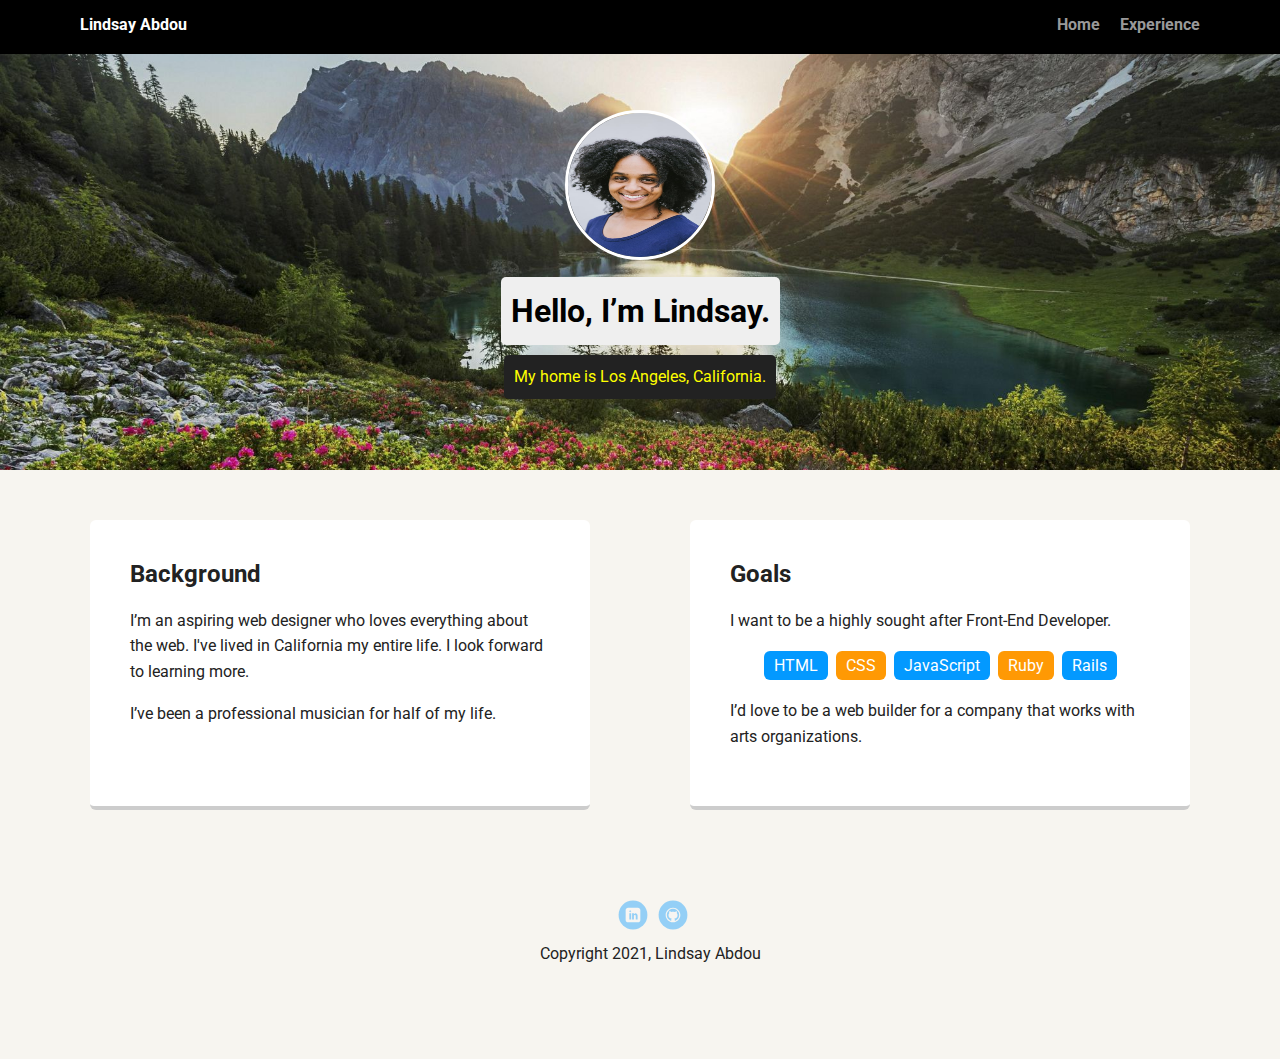
<file: index.html>
<!doctype html>
<html lang="en">
<head>
  <meta charset="utf-8">
  <title>Lindsay Abdou's Profile</title>
  <meta name="viewport" content="width=device-width, initial-scale=1.0">
  <link rel="stylesheet" href="styles.css">
  <link href="https://fonts.googleapis.com/css?family=Muli%7CRoboto:400,300,500,700,900" rel="stylesheet"></head>
  <body>

    <div class="main-nav">
        <ul class="nav">
          <li class="name">Lindsay Abdou</li>
          <li><a href="index.html">Home</a></li>
          <li><a href="experience.html">Experience</a></li>
        </ul>
    </div>

    <header>
      <img src="images/headshot.jpg" alt="Headshot of Lindsay" class="profile-image">
      <h1 class="tag name">Hello, I’m Lindsay.</h1>
      <p class="tag location">My home is Los Angeles, California.</p>
    </header>

    <main class="flex">
      <div class="card">
        <h2>Background</h2>
        <p>I’m an aspiring web designer who loves everything about the web. I've lived in California my entire life. I look forward to learning more.</p>
        <p>I’ve been a professional musician for half of my life.</p>
      </div> 

      <div class="card">
        <h2>Goals</h2>
        <p>I want to be a highly sought after Front-End Developer.</p>
        <ul class="skills">
          <li>HTML</li>
          <li>CSS</li>
          <li>JavaScript</li>
          <li>Ruby</li>
          <li>Rails</li>
        </ul>
        <p>I’d love to be a web builder for a company that works with arts organizations.</p>
      </div> 

    </main>
    <footer>
      <ul>
        <li><a href="https://www.linkedin.com/in/lindsay-abdou/" target ="_blank" class="social linkedin">LinkedIn</a></li>
        <li><a href="https://github.com/MezzoAbdou" target ="_blank" class="social github">Github</a></li>
      </ul>
      <p class="copyright">Copyright 2021, Lindsay Abdou</p>
    </footer>
  </body>
  </html>
</file>
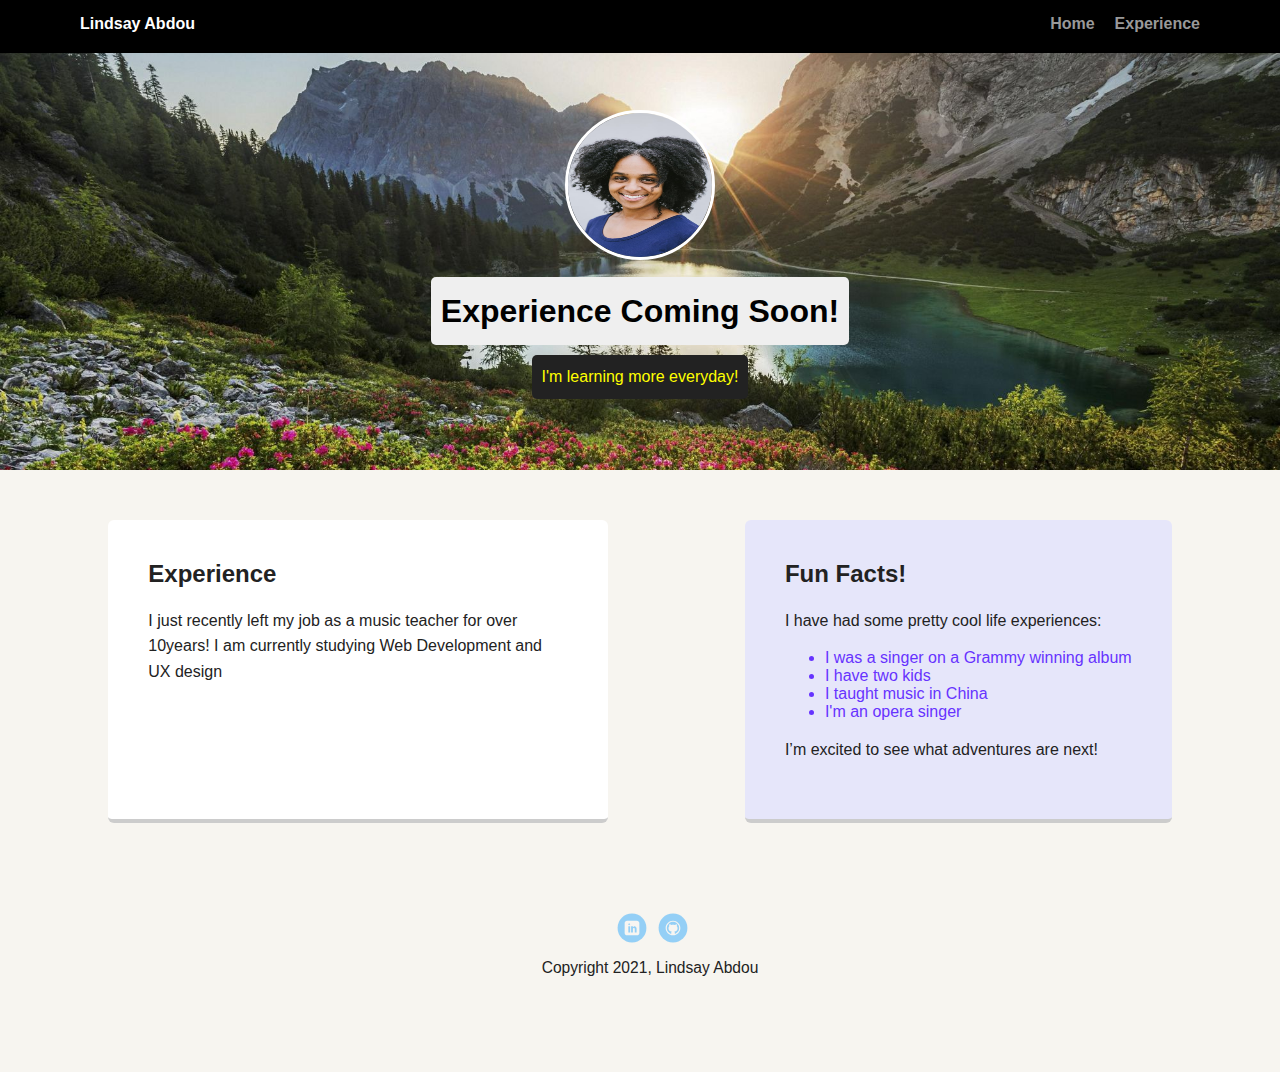
<file: experience.html>
<!DOCTYPE html>
<html lang="en">
<head>
    <meta charset="UTF-8">
    <meta http-equiv="X-UA-Compatible" content="IE=edge">
    <meta name="viewport" content="width=device-width, initial-scale=1.0">
    <link rel="stylesheet" href="styles.css">
    <title>Lindsay's Experience</title>
</head>
<body>
    <div class="main-nav">
        <ul class="nav">
          <li class="name">Lindsay Abdou</li>
          <li><a href="index.html">Home</a></li>
          <li><a href="experience.html">Experience</a></li>
        </ul>
    </div>
    <header>
        <img src="images/headshot.jpg" alt="Headshot of Lindsay" class="profile-image">
        <h1 class="tag name">Experience Coming Soon!</h1>
        <p class="tag location">I'm learning more everyday!</p>
      </header>
      <main class="flex">
        <div class="card">
          <h2>Experience</h2>
          <p>I just recently left my job as a music teacher for over 10years! I am currently studying Web Development and UX design</p>
    
        </div> 
  
        <div class="cool">
          <h2>Fun Facts!</h2>
          <p>I have had some pretty cool life experiences:</p>
          <ul id="cool-facts">
            <li>I was a singer on a Grammy winning album</li>
            <li>I have two kids</li>
            <li>I taught music in China</li>
            <li>I'm an opera singer</li>
      
          </ul>
          <p>I’m excited to see what adventures are next!</p>
        </div> 
  
      </main>
      <footer>
        <ul>
          <li><a href="https://www.linkedin.com/in/lindsay-abdou/" target ="_blank" class="social linkedin">LinkedIn</a></li>
          <li><a href="https://github.com/MezzoAbdou" target ="_blank" class="social github">Github</a></li>
        </ul>
        <p class="copyright">Copyright 2021, Lindsay Abdou</p>
      </footer>
</body>
</html>
</file>
<file: styles.css>
/* Global Layout Set-up */
* { 
  box-sizing: border-box;
}
  
body {
  margin: 0;
  padding: 0;
  text-align: center;
  font-family: 'Roboto', sans-serif;
  color: #222;
  background: #f7f5f0;
}
/* Link Styles */

a {
  text-decoration: none;
  color: #999;
}
a:hover {
  color: #6633ff;
}

/* Section Styles */

.main-nav {
  width: 100%;
  background: black;
  min-height: 30px;
  padding: 10px;
  position: fixed;
  text-align: center;
}
.nav {
  display: flex;
  justify-content: space-around;
  font-weight: 700;
  list-style-type: none;
  margin: 0 auto;
  padding: 0;
}

.nav .name {
    display: block;
    margin-right: auto;
    color: white;
}
.nav li {
  padding: 5px 10px 10px 10px;
}
.nav a {
  transition: all .5s;
}
.nav a:hover {
  color: white
}

header {
  text-align: center;
  background: url('images/Zugpsitze_mountain.jpeg') no-repeat top center ;
  background-size: cover;
  overflow: hidden;
  padding-top: 60px;
}
header {
  line-height: 1.5;
}
header .profile-image {
  margin-top: 50px;
  width: 150px;
  height: 150px;
  border-radius: 50%;
  border: 3px solid white;
  transition: all .5s;
}
header .profile-image:hover {
  transform: scale(1.2) rotate(5deg);
}
.tag {
  background-color: #efefef;
  color: black;
  padding: 10px;
  border-radius: 5px;
  display: table;
  margin: 10px auto;
} 
.location {
  background-color: #222;
  color: yellow;
}
.card {
  margin: 30px;
  padding: 20px 40px 40px;
  max-width: 500px;
  text-align: left;
  background: #fff;
  border-bottom: 4px solid #ccc;
  border-radius: 6px;
  transition: all .5s;
}
.card:hover {
  border-color: #ff99ff;
}
.cool {
  margin: 30px;
  padding: 20px 40px 40px;
  max-width: 500px;
  text-align: left;
  background: lavender;
  border-bottom: 4px solid #ccc;
  border-radius: 6px;
  transition: all .5s;
}
.cool:hover {
  border-color: #ff9904;
}
ul.skills {
  padding: 0;
  text-align: center;
}

.skills li {
  border-radius: 6px;
  display: inline-block;
  background: #ff9904;
  color: white;
  padding: 5px 10px;
  margin: 2px;
}

.skills li:nth-child(odd) {
  background: #0399ff;
}

footer {
  width: 100%;
  min-height: 30px;
  padding: 20px 0 40px 20px;
}

footer .copyright {
  top: -8px;
  font-size: .75em;
}

footer ul {
  list-style-type: none;
  margin: 0;
  padding: 0;
}

footer ul li {
  display: inline-block;
}
#cool-facts {
  color:#6633ff;
}

a.social {
  display: inline-block;
  text-indent: -9999px;
  margin-left: 5px;
  width: 30px;
  height: 30px;
  background-size: 30px 30px;
  opacity: .4;
  transition: all .5s;
}
a.twitter {
  background-image: url(images/twitter.svg);
}
a.linkedin {
  background-image: url(images/linkedin.svg);
}
a.github {
  background-image: url(images/github.svg);
}
a.social:hover {
  opacity: 1;
}
.clearfix {
  clear: both;
}

/* Styles for larger screens */
@media screen and (min-width: 720px) {
  
  .flex {
      display: -ms-flexbox;      /* TWEENER - IE 10 */
      display: flex; 
      max-width: 1200px;
      -ms-flex-pack: distribute;
      justify-content: space-around;
      margin: 0 auto;
  }

  header {
    min-height: 470px;
  }

  .nav {
    max-width: 1200px;
    padding: 0 30px;
  }


  main {
    padding-top: 20px;
  }

  main p {
    line-height: 1.6em;
  }

  footer {
    font-size: 1.3em;
    max-width: 1200px;
    margin: 40px auto;
  }

}
</file>
